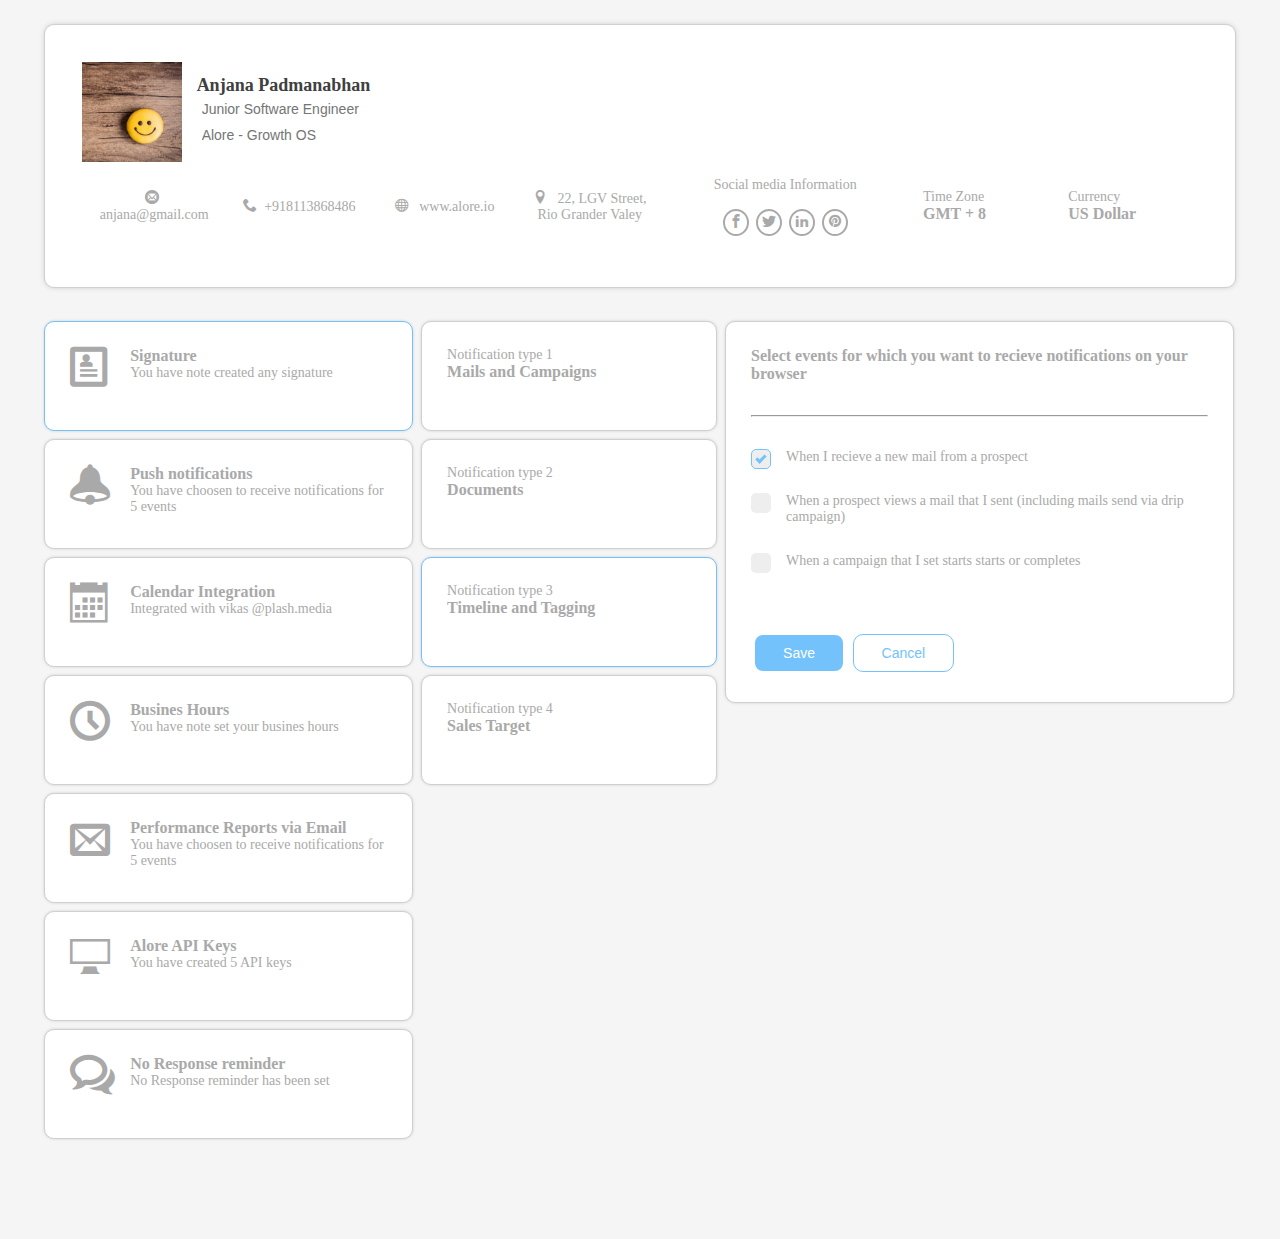
<file: UIhtml/index.html>
<!DOCTYPE html>
<html>
<head>
	<meta charset='UTF-8'/>
	<title>Assignment</title>
	<link rel='stylesheet' href='styles.css'/>
	<link rel="stylesheet" type="text/css" href="dropdownStyles.css">
</head>
<body>
	<div class="header">
			<div class="section_2">
				<img src="maimg.jpg" alt="prof_img" width="100px;" height="100px;" >
				<div class="details">
					<h3>Anjana Padmanabhan</h3>
					<input type="text" name="position" placeholder="Junior Software Engineer" class="textbox"><br>
					<input type="text" name="position" placeholder="Alore - Growth OS" class="textbox">
				</div>
			</div>
			<div class="section_1">
						<div class="section_resp personal">
								<a href="mailto:anjanap525@gmail.com?subject=Hi"><span class="icon-mail4"></span>&nbsp;  anjana@gmail.com</a>
						</div>
							
						<div class="section_resp personal">		
								<a href="tel:+91 8113868486"><span class="icon-phone"></span>&nbsp; +918113868486</a>
						</div>
						<div class="section_resp personal">
								<a href="https://www.alore.io/" class="tooltip"> <span class="icon-sphere"></span> &nbsp; www.alore.io<span class="tooltiptext">https://www.alore.io/</span></a>
						</div>		
						<div class="section_resp personal">		
								<a href="https://goo.gl/maps/JY7k79Gu344nNqUz5"> <span class="icon-location"></span> &nbsp; 22, LGV Street,<br> Rio Grander Valey</a>
						</div>
						<div class="section_resp_1 personal">
							<p>Social media Information</p><br>
							<div>
								<a href="" class="icon tooltip"><span class="icon-facebook"></span><span class="tooltiptext">Click to add</span></a>&nbsp;
								<a href="" class="icon tooltip"><span class="icon-twitter"></span><span class="tooltiptext">Click to add</span></a>&nbsp;
								<a href="" class="icon tooltip"><span class="icon-linkedin2"></span><span class="tooltiptext">Click to add</span></a>&nbsp;
								<a href="" class="icon tooltip"><span class="icon-pinterest"></span><span class="tooltiptext">Click to add</span></a>
							</div>
						</div>
						<div class="section_resp personal dropdown" style="text-align: left;">
							<p>Time Zone</p>
							<h5>GMT + 8</h5>
							<div class="dropdown-content">
							    <a href="#">(GMT-11:00) Pacific/Samoa</a>
							    <a href="#">(GMT-11:00) US/Samoa</a>
							    <a href="#">(GMT-10:00) America/Adak</a>
							    <a href="#">(GMT-10:00) America/Atak</a>
							    <a href="#">(GMT-11:00) Etc/GMT+10</a>
							    <a href="#">(GMT-12:00) Etc/GMT+10</a>
							    <a href="#">(GMT-12:00) US/Samoa</a>
							    <a href="#">(GMT-01:00) America/Samoa</a>
							    <a href="#">(GMT-01:00) Adak/Samoa</a>
							    <a href="#">(GMT-09:00) US/GMT</a>
							    <a href="#">(GMT-01:00) Adak/Samoa</a>
							    <a href="#">(GMT-05:00) America/Samoa</a>
							    <a href="#">(GMT-05:00) US/GMT</a>
							    <a href="#">(GMT-06:00) America/Samoa</a>
							    <a href="#">(GMT-07:00) Adak/Samoa</a>
							    <a href="#">(GMT-08:00) US/GMT+10</a>
							    <a href="#">(GMT-03:00) Atak/Samoa</a>

							 </div>
						</div>
						<div class="section_resp personal dropdown" style="text-align: left;">
							<p>Currency</p>
							<h5>US Dollar</h5>
							<div class="dropdown-content">
							    <a href="#">INR</a>
							    <a href="#">$$ SGD</a>
							    <a href="#">EUR</a>
							    <a href="#">V JPY</a>
							    <a href="#">C SVC</a>
							    <a href="#">RS BAL</a>
							    <a href="#">$$ SGD</a>
							    <a href="#">EUR</a>
							    <a href="#">V JPY</a>
							    <a href="#">INR</a>
							    <a href="#">$$ SGD</a>
							    <a href="#">EUR</a>
							    <a href="#">V JPY</a>
							    <a href="#">C SVC</a>
							    <a href="#">RS BAL</a>
							    <a href="#">$$ SGD</a>
							    <a href="#">EUR</a>
							    <a href="#">V JPY</a>
							 </div>
						</div>
			</div>
	</div>
	<div class="body">
			<div class="section bodypart_1">
			<div>	
				<div class="col_1" style="border: 1.5px solid #73c2fb;">
					<a href="#">
						<span class="icon-profile iconset_2"></span>
						<h5>Signature</h5>
						<p>You have note created any signature</p>
					</a>
				</div>
				<div class="col_1">
					<a href="#">
						<span class="icon-bell iconset_2"></span>
						<h5>Push notifications</h5>
						<p>You have choosen to receive notifications for 5 events</p>
					</a>
				</div>
				<div class="col_1">
					<a href="#">
						<span class="icon-calendar iconset_2"></span>
						<h5>Calendar Integration</h5>
						<p>Integrated with vikas @plash.media</p>
					</a>
				</div>
				<div class="col_1">
					<a href="#">
						<span class="icon-clock iconset_2"></span>
						<h5>Busines Hours</h5>
						<p>You have note set your busines hours</p>
					</a>
				</div>
				<div class="col_1">
					<a href="#">
						<span class="icon-envelop iconset_2"></span>
						<h5>Performance Reports via Email</h5>
						<p>You have choosen to receive notifications for 5 events</p>
					</a>
				</div>
				<div class="col_1">
					<a href="#">
						<span class="icon-display iconset_2"></span>
						<h5>Alore API Keys</h5>
						<p>You have created 5 API keys</p>
					</a>
				</div>
				<div class="col_1">
					<a href="#">
						<span class="icon-bubbles4 iconset_2"></span>
						<h5>No Response reminder</h5>
						<p>No Response reminder has been set</p>
					</a>
				</div>
			</div>	
			</div>	
			<div class="section bodypart_2">
				<div class="col_1">
					<p>Notification type 1</p>
					<h5>Mails and Campaigns</h5>
				</div>
				<div class="col_1">
					<p>Notification type 2</p>
					<h5>Documents</h5>
				</div>
				<div class="col_1" style="border: 1.5px solid #73c2fb;">
					<p>Notification type 3</p>
					<h5>Timeline and Tagging</h5>
				</div>
				<div class="col_1">
					<p>Notification type 4</p>
					<h5>Sales Target</h5>
				</div>
			</div>
			<div class="section bodypart_3">
				<div class="col_1" style="height: auto;">
					<h5>Select events for which you want to recieve notifications on your browser</h5><br><br>
					<hr><br><br>
					<label class="container">When I recieve a new mail from a prospect
					  <input type="checkbox" checked="checked">
					  <span class="checkmark"></span>
					</label>
					<br>
					<label class="container">When a prospect views a mail that I sent (including mails send via drip campaign)
					  <input type="checkbox">
					  <span class="checkmark"></span>
					</label>
					<br>
					<label class="container">When a campaign that I set starts starts or completes
					  <input type="checkbox">
					  <span class="checkmark"></span>
					</label><br><br><br>
					<button class="btn savebutton">Save</button>
					<button class="btn cancelbutton">Cancel</button>
				</div>
			</div>
	</div>
</body>
</html>
</file>
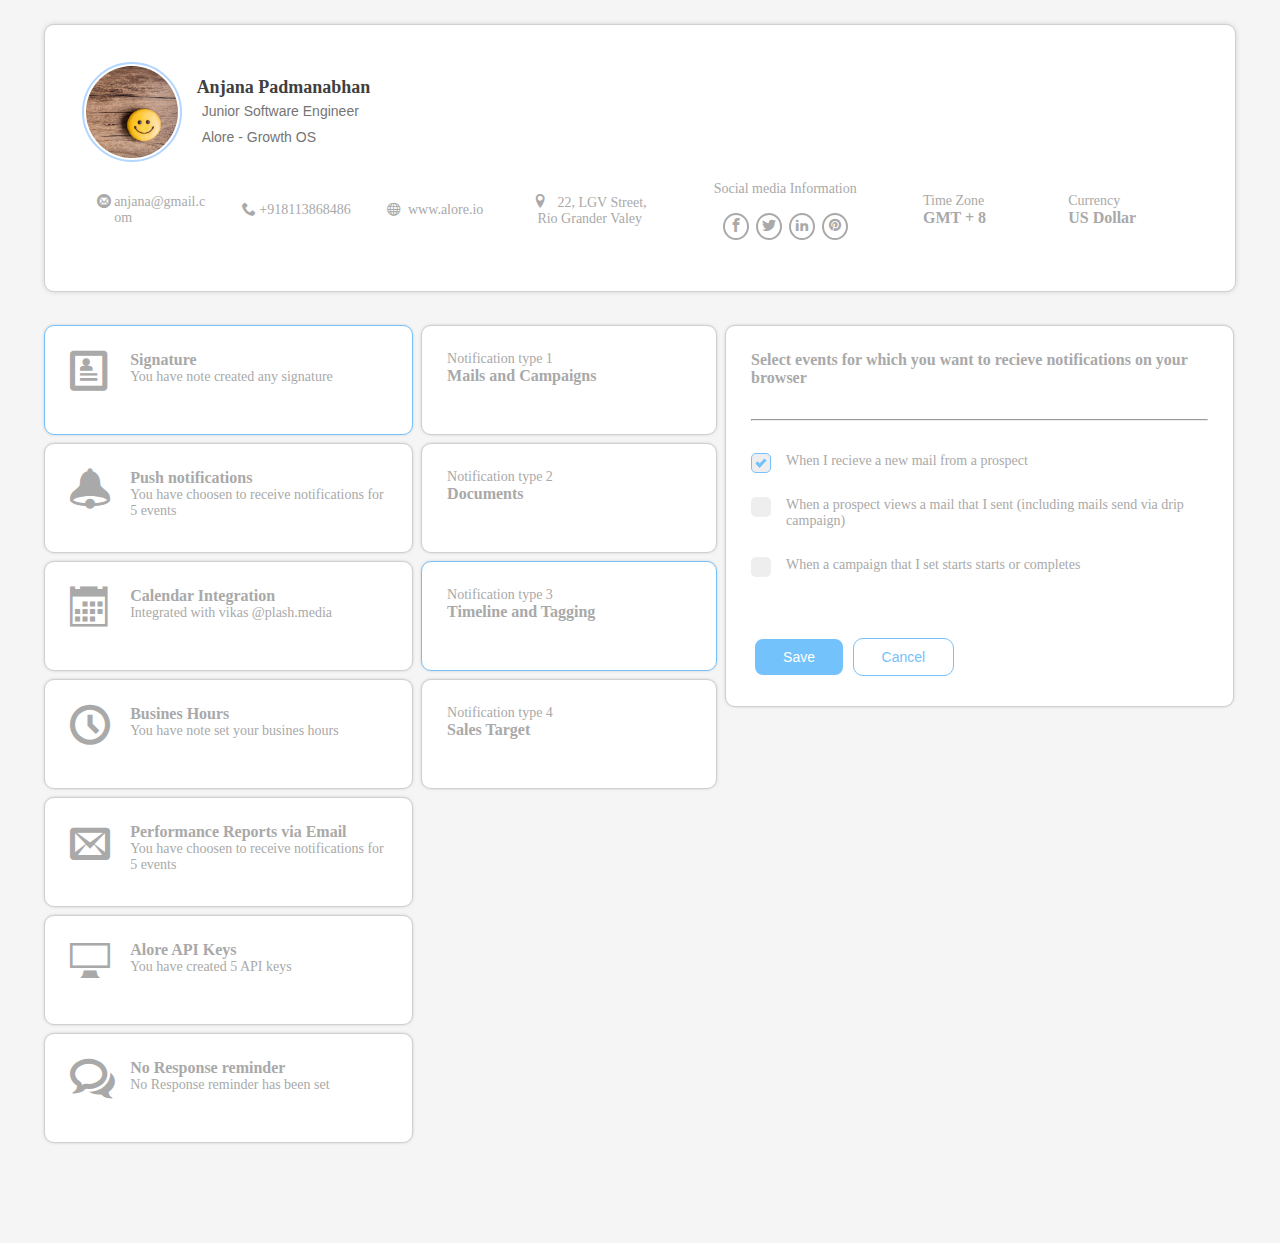
<file: UIhtml/home.html>
<!DOCTYPE html>
<html>
<head>
	<meta charset='UTF-8'/>
	<title>Assignment</title>
	<link rel='stylesheet' href='styles.css'/>
	<link rel="stylesheet" type="text/css" href="dropdownStyles.css">
</head>
<body>
	<div class="header">
			<div class="section_2">
				<div data-content="edit" class="image" width="100px;" height="100px;">
					<img src="maimg.jpg" alt="prof_img" width="100px;" height="100px;" >
				</div>	
				<div class="details">
					<h3>Anjana Padmanabhan</h3>
					<input type="text" name="position" placeholder="Junior Software Engineer" class="textbox"><br>
					<input type="text" name="position" placeholder="Alore - Growth OS" class="textbox">
				</div>
			</div>
			<div class="section_1">
						<div class="section_resp personal">
								<a href="mailto:anjanap525@gmail.com?subject=Hi" style="float: left; padding-top: 5px;"><span class="icon-mail4"></span>&nbsp;</a>
								<p contenteditable="true" style="text-align: left;" class="textbox">anjana@gmail.com</p>
						</div>
							
						<div class="section_resp personal">		
								<a href="tel:+91 8113868486" style="float: left; padding-top: 5px;"><span class="icon-phone"></span>&nbsp; </a>
								<p contenteditable="true" style="text-align: left;" class="textbox">+918113868486</p>
						</div>
						<div class="section_resp personal">
								<a href="https://www.alore.io/" class="tooltip" style="float: left; padding-top: 5px;"> <span class="icon-sphere"></span> &nbsp; <span class="tooltiptext">https://www.alore.io/</span></a>
								<p contenteditable="true" style="text-align: left;" class="textbox">www.alore.io</p>
						</div>		
						<div class="section_resp personal">		
								<a href="https://goo.gl/maps/JY7k79Gu344nNqUz5"> <span class="icon-location"></span> &nbsp; 22, LGV Street,<br> Rio Grander Valey</a>
						</div>
						<div class="section_resp_1 personal">
							<p>Social media Information</p><br>
							<div>
								<a href="" class="icon tooltip"><span class="icon-facebook"></span><span class="tooltiptext">Click to add</span></a>&nbsp;
								<a href="" class="icon tooltip"><span class="icon-twitter"></span><span class="tooltiptext">Click to add</span></a>&nbsp;
								<a href="" class="icon tooltip"><span class="icon-linkedin2"></span><span class="tooltiptext">Click to add</span></a>&nbsp;
								<a href="" class="icon tooltip"><span class="icon-pinterest"></span><span class="tooltiptext">Click to add</span></a>
							</div>
						</div>
						<div class="section_resp personal dropdown" style="text-align: left;">
							<p>Time Zone</p>
							<h5>GMT + 8</h5>
							<div class="dropdown-content">
							    <a href="#">(GMT-11:00) Pacific/Samoa</a>
							    <a href="#">(GMT-11:00) US/Samoa</a>
							    <a href="#">(GMT-10:00) America/Adak</a>
							    <a href="#">(GMT-10:00) America/Atak</a>
							    <a href="#">(GMT-11:00) Etc/GMT+10</a>
							    <a href="#">(GMT-12:00) Etc/GMT+10</a>
							    <a href="#">(GMT-12:00) US/Samoa</a>
							    <a href="#">(GMT-01:00) America/Samoa</a>
							    <a href="#">(GMT-01:00) Adak/Samoa</a>
							    <a href="#">(GMT-09:00) US/GMT</a>
							    <a href="#">(GMT-01:00) Adak/Samoa</a>
							    <a href="#">(GMT-05:00) America/Samoa</a>
							    <a href="#">(GMT-05:00) US/GMT</a>
							    <a href="#">(GMT-06:00) America/Samoa</a>
							    <a href="#">(GMT-07:00) Adak/Samoa</a>
							    <a href="#">(GMT-08:00) US/GMT+10</a>
							    <a href="#">(GMT-03:00) Atak/Samoa</a>

							 </div>
						</div>
						<div class="section_resp personal dropdown" style="text-align: left;">
							<p>Currency</p>
							<h5>US Dollar</h5>
							<div class="dropdown-content">
							    <a href="#">INR</a>
							    <a href="#">$$ SGD</a>
							    <a href="#">EUR</a>
							    <a href="#">V JPY</a>
							    <a href="#">C SVC</a>
							    <a href="#">RS BAL</a>
							    <a href="#">$$ SGD</a>
							    <a href="#">EUR</a>
							    <a href="#">V JPY</a>
							    <a href="#">INR</a>
							    <a href="#">$$ SGD</a>
							    <a href="#">EUR</a>
							    <a href="#">V JPY</a>
							    <a href="#">C SVC</a>
							    <a href="#">RS BAL</a>
							    <a href="#">$$ SGD</a>
							    <a href="#">EUR</a>
							    <a href="#">V JPY</a>
							 </div>
						</div>
			</div>
	</div>
	<div class="body">
			<div class="section bodypart_1">
			<div>	
				<div class="col_1" style="border: 1.5px solid #73c2fb;">
					<a href="#">
						<span class="icon-profile iconset_2"></span>
						<h5>Signature</h5>
						<p>You have note created any signature</p>
					</a>
				</div>
				<div class="col_1">
					<a href="#">
						<span class="icon-bell iconset_2"></span>
						<h5>Push notifications</h5>
						<p>You have choosen to receive notifications for 5 events</p>
					</a>
				</div>
				<div class="col_1">
					<a href="#">
						<span class="icon-calendar iconset_2"></span>
						<h5>Calendar Integration</h5>
						<p>Integrated with vikas @plash.media</p>
					</a>
				</div>
				<div class="col_1">
					<a href="#">
						<span class="icon-clock iconset_2"></span>
						<h5>Busines Hours</h5>
						<p>You have note set your busines hours</p>
					</a>
				</div>
				<div class="col_1">
					<a href="#">
						<span class="icon-envelop iconset_2"></span>
						<h5>Performance Reports via Email</h5>
						<p>You have choosen to receive notifications for 5 events</p>
					</a>
				</div>
				<div class="col_1">
					<a href="#">
						<span class="icon-display iconset_2"></span>
						<h5>Alore API Keys</h5>
						<p>You have created 5 API keys</p>
					</a>
				</div>
				<div class="col_1">
					<a href="#">
						<span class="icon-bubbles4 iconset_2"></span>
						<h5>No Response reminder</h5>
						<p>No Response reminder has been set</p>
					</a>
				</div>
			</div>	
			</div>	
			<div class="section bodypart_2">
				<div class="col_1">
					<p>Notification type 1</p>
					<h5>Mails and Campaigns</h5>
				</div>
				<div class="col_1">
					<p>Notification type 2</p>
					<h5>Documents</h5>
				</div>
				<div class="col_1" style="border: 1.5px solid #73c2fb;">
					<p>Notification type 3</p>
					<h5>Timeline and Tagging</h5>
				</div>
				<div class="col_1">
					<p>Notification type 4</p>
					<h5>Sales Target</h5>
				</div>
			</div>
			<div class="section bodypart_3">
				<div class="col_1" style="height: auto;">
					<h5>Select events for which you want to recieve notifications on your browser</h5><br><br>
					<hr><br><br>
					<label class="container">When I recieve a new mail from a prospect
					  <input type="checkbox" checked="checked">
					  <span class="checkmark"></span>
					</label>
					<br>
					<label class="container">When a prospect views a mail that I sent (including mails send via drip campaign)
					  <input type="checkbox">
					  <span class="checkmark"></span>
					</label>
					<br>
					<label class="container">When a campaign that I set starts starts or completes
					  <input type="checkbox">
					  <span class="checkmark"></span>
					</label><br><br><br>
					<button class="btn savebutton">Save</button>
					<button class="btn cancelbutton">Cancel</button>
				</div>
			</div>
	</div>
</body>
</html>
</file>
<file: UIhtml/styles.css>
* {
  margin: 0;
  padding: 0;
  box-sizing: border-box;
  font-size: 14px;
  color: #A9A9A9;
}
h3{
  font-size: 18px;
  color: #404040;
}
h5{
  font-size: 16px;
}
a {
  text-decoration: none;
  color: #A9A9A9;
}
body{
  margin-left: 2.5%;
  margin-right: 2.5%;
  margin-bottom: 100px;
  background-color: #f5f5f5; 

}
.icon{
  border: 2px solid #A9A9A9;
  border-radius: 50%;
  padding-left: 4px;
  padding-right: 4px;
  padding-top: 3px;
  padding-bottom: 3px;
}
.iconset_2{
  float: left;
  font-size: 40px;
  width: 60px !important;
}

.header{
  border: 1px solid #D0D0D0;
  border-radius: 10px;
  box-shadow: 0 0 5px #D0D0D0;
  margin-left: 1%;
  margin-right: 1%;
  margin-top: 2%;
  margin-bottom: 2%;
  padding: 3%;
  background-color:white; 
}
.col_1{
  border: 1px solid #D0D0D0;
  border-radius: 10px;
  box-shadow: 0 0 3px #D0D0D0;
  background-color:white; 
  height: 110px;
  margin-top: 8px;
  margin-right: 8px;
  padding: 25px;
}

.bodypart_1{
  margin-left: 1%;
}

.body {
  display: flex;
  flex-wrap: wrap;
}

.details{
  margin-left: 15px;

}
.section_1{
  width: 100%;
  display: flex;
  flex-wrap: wrap;
  justify-content: center;
  align-items: center;
}

.section_2{
  width: 100%;
  display: flex;
  flex-wrap: wrap;
  align-items: center;
}


.personal{
text-align: center;
padding: 15px;

}

/*----------------------------------------------------------------------------------------------*/

.tooltip {
  position: relative;
  display: inline-block;
}

.tooltip .tooltiptext {
  visibility: hidden;
  width: 100px;
  background-color: #73c2fb;
  color: #fff;
  text-align: center;
  border-radius: 6px;
  padding: 5px;
  position: absolute;
  z-index: 1;
  bottom: 150%;
  left: 50%;
  margin-left: -60px;
}

.tooltip .tooltiptext::after {
  content: "";
  position: absolute;
  top: 100%;
  left: 50%;
  margin-left: -5px;
  border-width: 5px;
  border-style: solid;
  border-color: #73c2fb transparent transparent transparent;
}

.tooltip:hover .tooltiptext {
  visibility: visible;
}

/*---------------------------------------------------------------------------*/
.btn{
  border-radius: 10px;
  padding: 10px 28px;
  text-align: center;
  text-decoration: none;
  display: inline-block;
  margin: 4px 2px;
  cursor: pointer;
}
.savebutton{
  border: 2px solid white;
  color: white;
  background-color: #73c2fb
}
.cancelbutton{
  border: 1px solid #73c2fb;
  color: #73c2fb;
  background-color: white;
}
/*----------------------------------------------------------------------------------------------------------------*/
.container {
  display: block;
  position: relative;
  padding-left: 35px;
  margin-bottom: 12px;
  cursor: pointer;
  /*font-size: 22px;*/
  -webkit-user-select: none;
  -moz-user-select: none;
  -ms-user-select: none;
  user-select: none;
}

/* Hide the browser's default checkbox */
.container input {
  position: absolute;
  opacity: 0;
  cursor: pointer;
  height: 0;
  width: 0;
}

/* Create a custom checkbox */
.checkmark {
  position: absolute;
  top: 0;
  left: 0;
  height: 20px;
  width: 20px;
  background-color: #eee;
  border-radius: 5px;
}

/* On mouse-over */
.container:hover input ~ .checkmark {
  background-color: #eee;
  border: 1.5px solid #ccc;
}

/* When the checkbox is checked, add styles */
.container input:checked ~ .checkmark {
  border: 1.5px solid #73c2fb;
  border-radius: 5px;
}

/* Create the checkmark */
.checkmark:after {
  content: "";
  position: absolute;
  display: none;
}

/* Show the checkmark when checked */
.container input:checked ~ .checkmark:after {
  display: block;
}

/* Style the checkmark */
.container .checkmark:after {
  left: 6px;
  top: 3px;
  width: 3px;
  height: 7px;
  border: solid #73c2fb;
  border-width: 0 3px 3px 0;
  -webkit-transform: rotate(45deg);
  -ms-transform: rotate(45deg);
  transform: rotate(45deg);
}

/* Mobile Styles */
@media only screen and (max-width: 500px) {
  
  .section_resp{
  width: 50%;
}
.section_resp_1{
  width: 100%;
}
.bodypart_1{
  width: 98.5%;
  margin-left: 1%;
}
.bodypart_2{
  width: 98.5%;
  margin-left: 1%;
}
.bodypart_3{
  width: 98.5%;
  margin-left: 1%;

}

}

/* Tablet Styles */
@media only screen and (min-width: 501px) and (max-width: 960px) {
  
  .section_resp{
  width: 25%;
}
.section_resp_1{
  width: 50%;
}
.bodypart_1{
  width: 49.25%;
}
.bodypart_2{
  width: 49.25%;
}
.bodypart_3{
  width: 98.4%;
}

}

/* Desktop Styles */
@media only screen and (min-width: 961px) {
  
  .section_resp{
  width: 13%;
}
.section_resp_1{
  width: 22%;
}
.bodypart_1{
  width: 31%;
}
.bodypart_2{
  width: 25%;
}
.bodypart_3{
  width: 42.5%;
}

}

@font-face {
  font-family: 'icomoon';
  src:  url('fonts/icomoon.eot?cmme3');
  src:  url('fonts/icomoon.eot?cmme3#iefix') format('embedded-opentype'),
    url('fonts/icomoon.ttf?cmme3') format('truetype'),
    url('fonts/icomoon.woff?cmme3') format('woff'),
    url('fonts/icomoon.svg?cmme3#icomoon') format('svg');
  font-weight: normal;
  font-style: normal;
}

[class^="icon-"], [class*=" icon-"] {
  /* use !important to prevent issues with browser extensions that change fonts */
  font-family: 'icomoon' !important;
  speak: none;
  font-style: normal;
  font-weight: normal;
  font-variant: normal;
  text-transform: none;
  line-height: 1;

  /* Better Font Rendering =========== */
  -webkit-font-smoothing: antialiased;
  -moz-osx-font-smoothing: grayscale;
}

.icon-profile:before {
  content: "\e923";
}
.icon-phone:before {
  content: "\e942";
}
.icon-envelop:before {
  content: "\e945";
}
.icon-location:before {
  content: "\e947";
}
.icon-clock:before {
  content: "\e94e";
}
.icon-bell:before {
  content: "\e951";
}
.icon-calendar:before {
  content: "\e953";
}
.icon-display:before {
  content: "\e956";
}
.icon-floppy-disk:before {
  content: "\e962";
}
.icon-bubbles4:before {
  content: "\e970";
}
.icon-sphere:before {
  content: "\e9c9";
}
.icon-mail4:before {
  content: "\ea86";
}
.icon-facebook:before {
  content: "\ea90";
}
.icon-twitter:before {
  content: "\ea96";
}
.icon-linkedin2:before {
  content: "\eaca";
}
.icon-pinterest:before {
  content: "\ead1";
}
.icon-mail4:hover{
  color: #73c2fb;
}
.icon-sphere:hover{
  color: #73c2fb;
}
.icon-phone:hover{
  color: #73c2fb;
}
.icon-location:hover{
  color: #73c2fb;
}
</file>
<file: UIhtml/dropdownStyles.css>
.textbox{
  border: none;
  padding: 5px;
}
.textbox:hover {
  border-radius: 5px;
  border: 1.5px solid #73c2fb;
  position: relative;
  left: 15px;
}
.textbox:focus {
  border-radius: 5px;
  border: 1.5px solid #73c2fb;
  position: relative;
  left: 15px;
}
input{
  outline: none;
}
p{
  outline: none;
}

/*------------------------------------------------------------------------------------------------------------------------*/
.dropdown-content {
  display: none;
  position: absolute;
  font-size: 10px;
  background-color: white;
  
  height: 150PX;
  overflow-y: scroll;
  border: 1.5px solid #73c2fb ! important;
  border-radius: 5px;
  box-shadow: 0px 8px 16px 0px rgba(0,0,0,0.2);
  z-index: 1;
}

.dropdown-content a {
  padding: 5px 15px;
  border-bottom: 0.5px solid #D3D3D3;
  text-decoration: none;
  display: block;
}

.dropdown-content a:hover {color: #73c2fb;}

.dropdown:hover .dropdown-content {display: block;}

.dropdown-content::-webkit-scrollbar {
    width: 5px;
} 
.dropdown-content::-webkit-scrollbar-thumb {
    background-color: #3090C7;
}

.dropdown-content::-webkit-scrollbar-track {
    background-color: #73c2fb;
}


/*--------------------------------------------------------------------------------------------------------------------------------------------*/



.image {
    position:relative;
}
.image img {
  border-radius: 50%;
  border: 2px solid #B2D6FF;
  padding: 2px;
}
.image:after, .image:before {
    position:absolute;
    opacity:0;
    transition: all 0.5s;
    -webkit-transition: all 0.5s;
}
.image:after {
    content:'\A';
    width:95px; height:95px;
    border-radius: 50%;
    border: 2px solid #B2D6FF;
    top:0; left:0;
    background:rgba(0,0,0,0.6);
}
.image:before {
    content: attr(data-content);
    width:95px;
    color:#fff;
    z-index:1;
    bottom:45%;
    text-align:center;
}
.image:hover:after, .image:hover:before {
    opacity:1;
}
</file>
